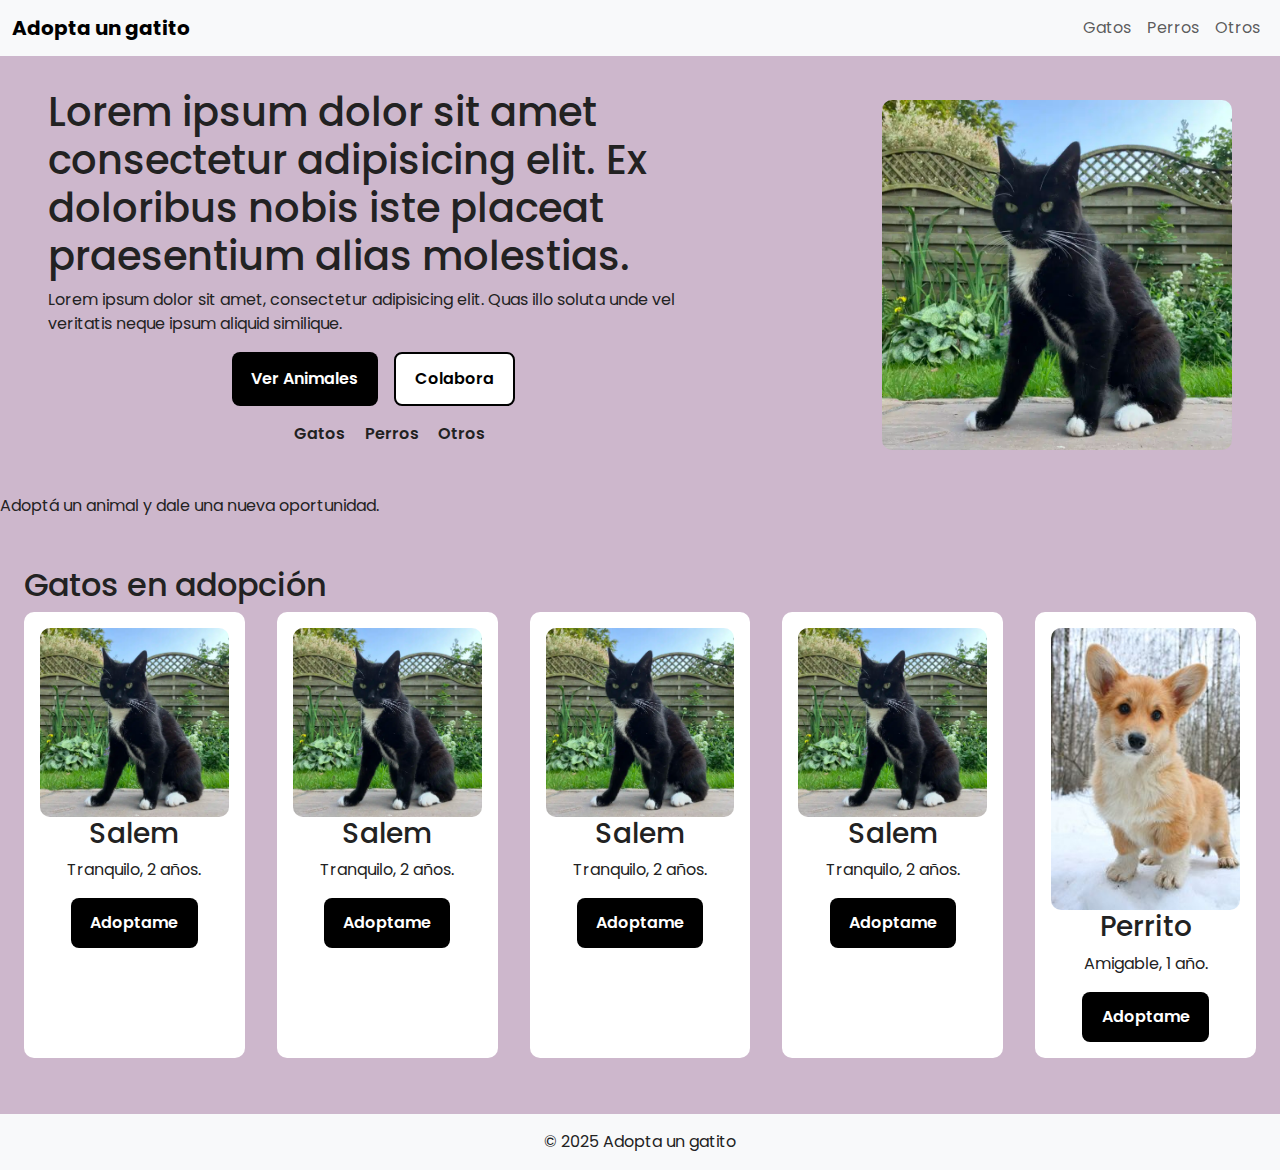
<file: index.html>
<!DOCTYPE html>
<html lang="es">
<head>
  <meta charset="UTF-8">
  <meta name="viewport" content="width=device-width, initial-scale=1.0">
  <title>Adopta un gatito</title>

  <!-- Google Fonts -->
  <link rel="preconnect" href="https://fonts.googleapis.com">
  <link rel="preconnect" href="https://fonts.gstatic.com" crossorigin>
  <link href="https://fonts.googleapis.com/css2?family=Poppins:wght@300;400;600;700&display=swap" rel="stylesheet">

  <!-- Bootstrap -->
  <link 
    href="https://cdn.jsdelivr.net/npm/bootstrap@5.3.3/dist/css/bootstrap.min.css" 
    rel="stylesheet"
  >

  <!-- Tu CSS -->
  <link rel="stylesheet" href="style.css">
</head>

<body>

<!-- ========== NAVBAR BOOTSTRAP ========== -->
<nav class="navbar navbar-expand-lg navbar-light bg-light">
  <div class="container-fluid">

    <a class="navbar-brand fw-bold" href="index.html">Adopta un gatito</a>

    <button class="navbar-toggler" type="button" 
      data-bs-toggle="collapse" data-bs-target="#navbarNav"
      aria-controls="navbarNav" aria-expanded="false" 
      aria-label="Toggle navigation">
      <span class="navbar-toggler-icon"></span>
    </button>

    <div class="collapse navbar-collapse" id="navbarNav">

      <ul class="navbar-nav ms-auto">

        <li class="nav-item">
          <a class="nav-link" href="gatos.html">Gatos</a>
        </li>

        <li class="nav-item">
          <a class="nav-link" href="perros.html">Perros</a>
        </li>

        <li class="nav-item">
          <a class="nav-link" href="otros.html">Otros</a>
        </li>

      </ul>

    </div>
  </div>
</nav>

<!-- ========== HEADER  ========== -->
<header>
  <div class="header-flex">

    <div class="header-texto">
      <h1>
        Lorem ipsum dolor sit amet consectetur adipisicing elit. 
        Ex doloribus nobis iste placeat praesentium alias molestias.
      </h1>

      <p>
        Lorem ipsum dolor sit amet, consectetur adipisicing elit. 
        Quas illo soluta unde vel veritatis neque ipsum aliquid similique.
      </p>

      <div class="botones-header">
        <button class="btn btn-principal">Ver Animales</button>
        <button class="btn btn-secundario">Colabora</button>
      </div>

      <ul class="categorias">
        <li><a href="gatos.html">Gatos</a></li>
        <li><a href="perros.html">Perros</a></li>
        <li><a href="otros.html">Otros</a></li>
      </ul>
    </div>

    <div class="header-imagen">
      <img src="IMG/breeds-127315-salem-british-shorthair-854x854.jpg.webp" alt="Gatito">
    </div>

  </div>
</header>

<!-- ========== CONTENIDO PRINCIPAL ========== -->
<main>

  <p>Adoptá un animal y dale una nueva oportunidad.</p>

  <section id="gatos">
    <h2>Gatos en adopción</h2>

    <div class="gatos-grid">

      <article class="card-gato">
        <img src="IMG/breeds-127315-salem-british-shorthair-854x854.jpg.webp" alt="Gato en adopción Salem">
        <h3>Salem</h3>
        <p>Tranquilo, 2 años.</p>
        <button class="btn btn-principal">Adoptame</button>
      </article>

      <article class="card-gato">
        <img src="IMG/breeds-127315-salem-british-shorthair-854x854.jpg.webp" alt="Gato en adopción Salem 2">
        <h3>Salem</h3>
        <p>Tranquilo, 2 años.</p>
        <button class="btn btn-principal">Adoptame</button>
      </article>

      <article class="card-gato">
        <img src="IMG/breeds-127315-salem-british-shorthair-854x854.jpg.webp" alt="Gato en adopción Salem 3">
        <h3>Salem</h3>
        <p>Tranquilo, 2 años.</p>
        <button class="btn btn-principal">Adoptame</button>
      </article>

      <article class="card-gato">
        <img src="IMG/breeds-127315-salem-british-shorthair-854x854.jpg.webp" alt="Gato en adopción Salem 4">
        <h3>Salem</h3>
        <p>Tranquilo, 2 años.</p>
        <button class="btn btn-principal">Adoptame</button>
      </article>

      <article class="card-gato">
        <img src="IMG/c6d64617e8f46709d712089d4854f392.jpg" alt="Perrito en adopción">
        <h3>Perrito</h3>
        <p>Amigable, 1 año.</p>
        <button class="btn btn-principal">Adoptame</button>
      </article>

    </div>
  </section>

</main>

<!-- ========== FOOTER BOOTSTRAP ========== -->
<footer class="bg-light text-center py-3 mt-4">
  <p class="mb-0">© 2025 Adopta un gatito</p>
</footer>

<!-- Bootstrap JS -->
<script 
  src="https://cdn.jsdelivr.net/npm/bootstrap@5.3.3/dist/js/bootstrap.bundle.min.js">
</script>

</body>
</html>
</file>
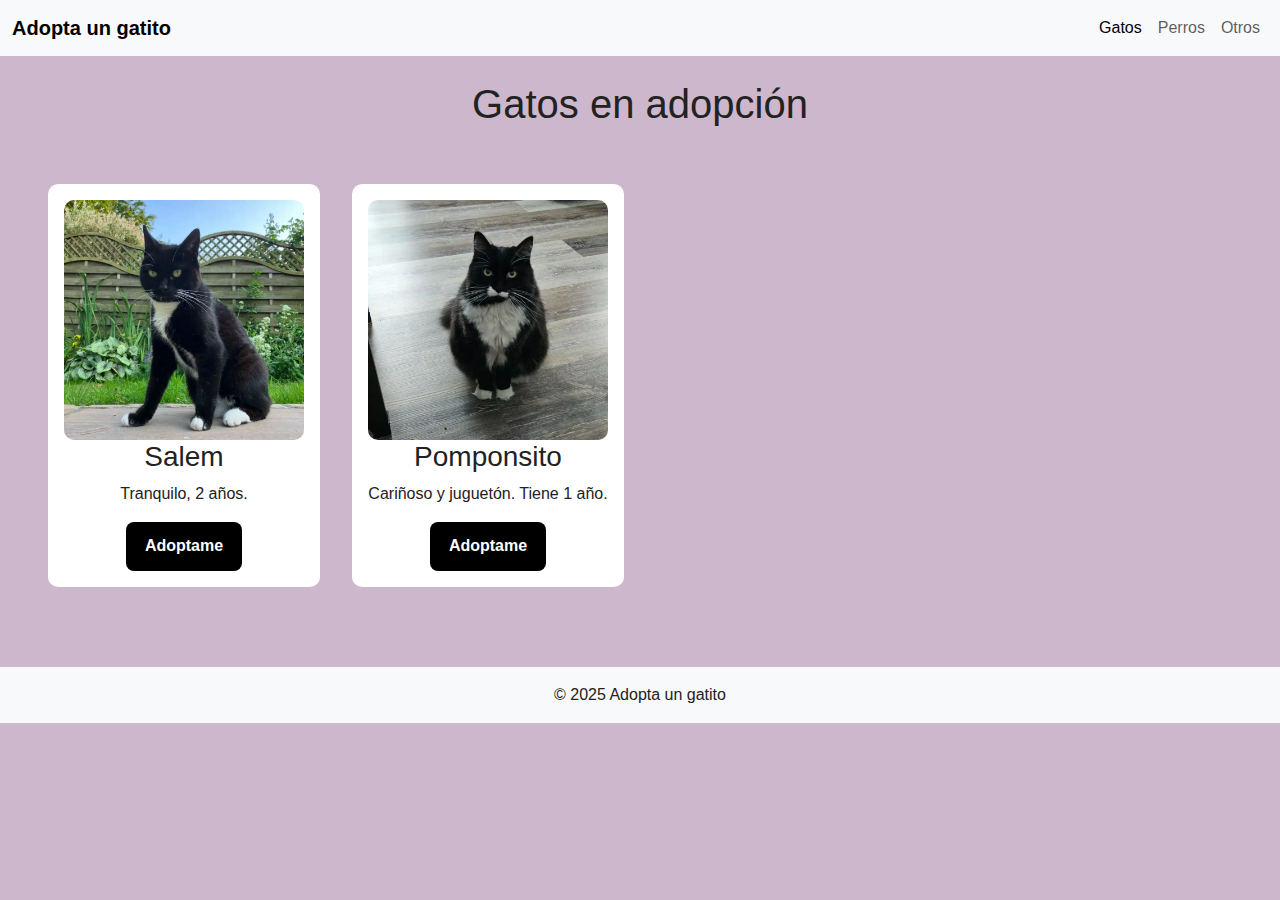
<file: gatos.html>
<!DOCTYPE html>
<html lang="es">
<head>
  <meta charset="UTF-8">
  <meta name="viewport" content="width=device-width, initial-scale=1.0">
  <title>Gatos en adopción - Adopta un gatito</title>

  <!-- Bootstrap -->
  <link 
    href="https://cdn.jsdelivr.net/npm/bootstrap@5.3.3/dist/css/bootstrap.min.css" 
    rel="stylesheet">

  <!-- CSS -->
  <link rel="stylesheet" href="style.css">
</head>

<body>

<!-- NAVBAR -->
<nav class="navbar navbar-expand-lg navbar-light bg-light">
  <div class="container-fluid">

    <a class="navbar-brand fw-bold" href="index.html">Adopta un gatito</a>

    <button class="navbar-toggler" type="button" data-bs-toggle="collapse"
      data-bs-target="#navbarNav" aria-controls="navbarNav" aria-expanded="false"
      aria-label="Toggle navigation">
      <span class="navbar-toggler-icon"></span>
    </button>

    <div class="collapse navbar-collapse" id="navbarNav">

      <ul class="navbar-nav ms-auto">

        <li class="nav-item">
          <a class="nav-link active" href="gatos.html">Gatos</a>
        </li>

        <li class="nav-item">
          <a class="nav-link" href="perros.html">Perros</a>
        </li>

        <li class="nav-item">
          <a class="nav-link" href="otros.html">Otros</a>
        </li>

      </ul>
    </div>

  </div>
</nav>

<!-- CONTENIDO -->
<main class="p-4">

  <h1 class="text-center mb-4">Gatos en adopción</h1>

  <section id="gatos">

    <div class="gatos-grid">

      <article class="card-gato">
        <img src="IMG/breeds-127315-salem-british-shorthair-854x854.jpg.webp" 
             alt="Gato negro llamado Salem">
        <h3>Salem</h3>
        <p>Tranquilo, 2 años.</p>
        <button class="btn btn-principal">Adoptame</button>
      </article>

      <article class="card-gato">
        <img src="IMG/breeds-134474-abby-no-breed-854x854.jpg.webp" 
             alt="Gato blanco esponjoso Pomponsito">
        <h3>Pomponsito</h3>
        <p>Cariñoso y juguetón. Tiene 1 año.</p>
        <button class="btn btn-principal">Adoptame</button>
      </article>

    </div>

  </section>

</main>

<!-- FOOTER -->
<footer class="bg-light text-center py-3 mt-4">
  <p class="mb-0">© 2025 Adopta un gatito</p>
</footer>

<script src="https://cdn.jsdelivr.net/npm/bootstrap@5.3.3/dist/js/bootstrap.bundle.min.js"></script>
</body>
</html>
</file>
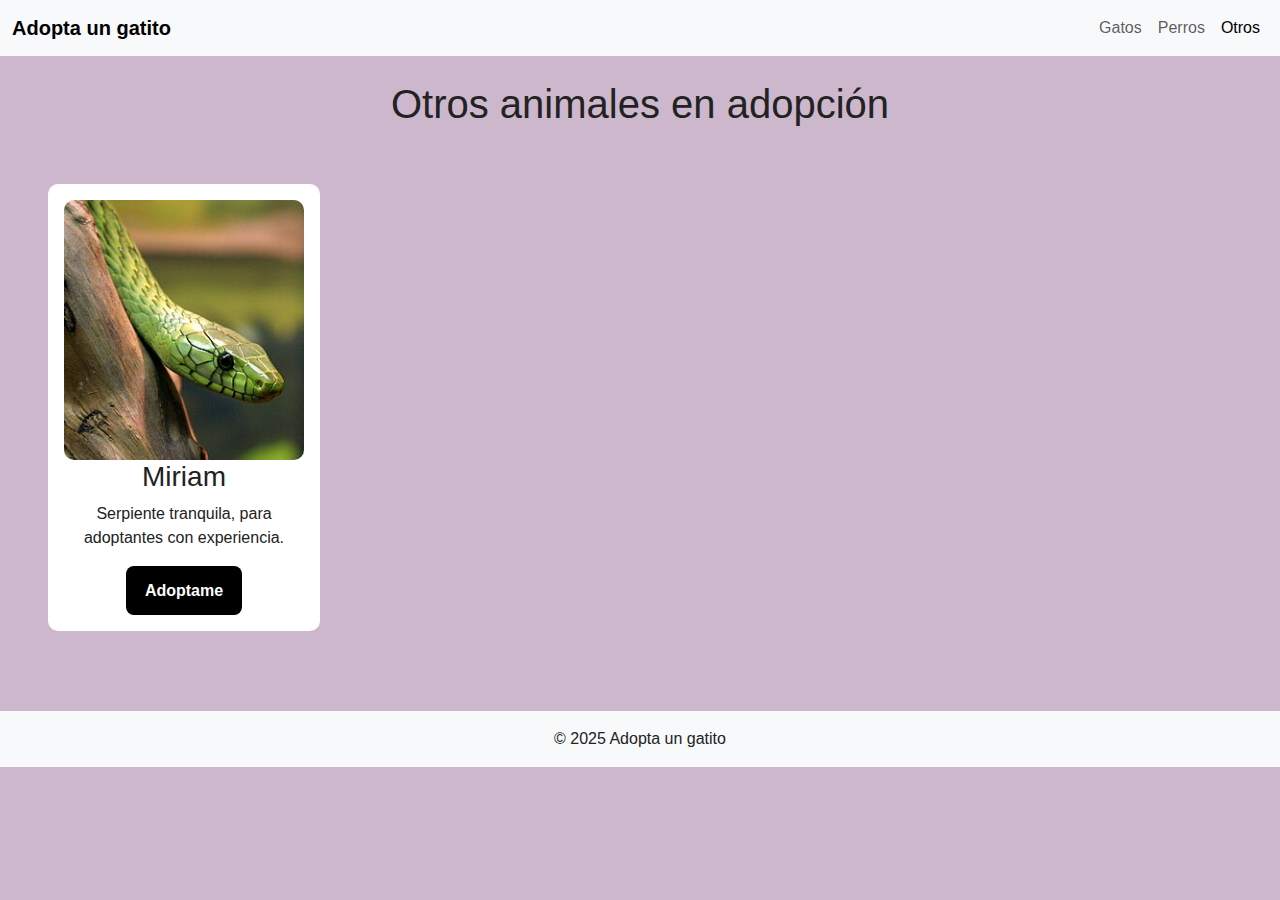
<file: otros.html>
<!DOCTYPE html>
<html lang="es">
<head>
  <meta charset="UTF-8">
  <meta name="viewport" content="width=device-width, initial-scale=1.0">
  <title>Otros animales - Adopta un gatito</title>

  <!-- Bootstrap -->
  <link 
    href="https://cdn.jsdelivr.net/npm/bootstrap@5.3.3/dist/css/bootstrap.min.css" 
    rel="stylesheet">

  <!-- CSS -->
  <link rel="stylesheet" href="style.css">
</head>

<body>

<!-- NAVBAR -->
<nav class="navbar navbar-expand-lg navbar-light bg-light">
  <div class="container-fluid">

    <a class="navbar-brand fw-bold" href="index.html">Adopta un gatito</a>

    <button class="navbar-toggler" type="button" data-bs-toggle="collapse"
      data-bs-target="#navbarNav" aria-controls="navbarNav" aria-expanded="false"
      aria-label="Toggle navigation">
      <span class="navbar-toggler-icon"></span>
    </button>

    <div class="collapse navbar-collapse" id="navbarNav">

      <ul class="navbar-nav ms-auto">

        <li class="nav-item">
          <a class="nav-link" href="gatos.html">Gatos</a>
        </li>

        <li class="nav-item">
          <a class="nav-link" href="perros.html">Perros</a>
        </li>

        <li class="nav-item">
          <a class="nav-link active" href="otros.html">Otros</a>
        </li>

      </ul>
    </div>

  </div>
</nav>

<!-- CONTENIDO -->
<main class="p-4">

  <h1 class="text-center mb-4">Otros animales en adopción</h1>

  <section id="gatos">

    <div class="gatos-grid">

      <article class="card-gato">
        <img src="IMG/Dendroaspis_viridisPCCA20051227-1885B.jpg" 
             alt="Serpiente verde llamada Miriam">
        <h3>Miriam</h3>
        <p>Serpiente tranquila, para adoptantes con experiencia.</p>
        <button class="btn btn-principal">Adoptame</button>
      </article>

    </div>

  </section>

</main>

<!-- FOOTER -->
<footer class="bg-light text-center py-3 mt-4">
  <p class="mb-0">© 2025 Adopta un gatito</p>
</footer>

<script src="https://cdn.jsdelivr.net/npm/bootstrap@5.3.3/dist/js/bootstrap.bundle.min.js"></script>
</body>
</html>
</file>
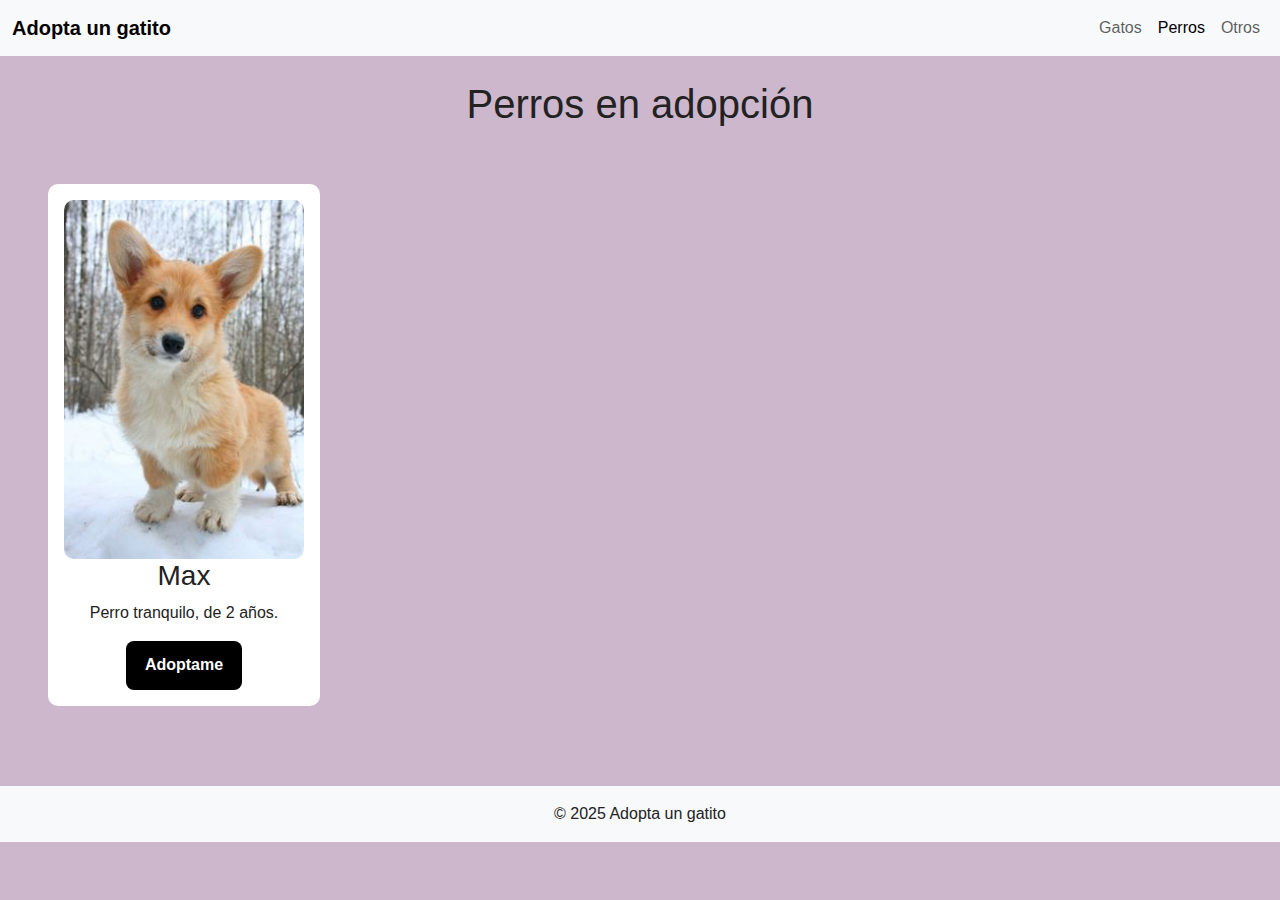
<file: perros.html>
<!DOCTYPE html>
<html lang="es">
<head>
  <meta charset="UTF-8">
  <meta name="viewport" content="width=device-width, initial-scale=1.0">
  <title>Perros en adopción - Adopta un gatito</title>

  <!-- Bootstrap -->
  <link 
    href="https://cdn.jsdelivr.net/npm/bootstrap@5.3.3/dist/css/bootstrap.min.css" 
    rel="stylesheet">

  <!-- CSS -->
  <link rel="stylesheet" href="style.css">
</head>

<body>

<!-- NAVBAR -->
<nav class="navbar navbar-expand-lg navbar-light bg-light">
  <div class="container-fluid">

    <a class="navbar-brand fw-bold" href="index.html">Adopta un gatito</a>

    <button class="navbar-toggler" type="button" data-bs-toggle="collapse"
      data-bs-target="#navbarNav" aria-controls="navbarNav" aria-expanded="false"
      aria-label="Toggle navigation">
      <span class="navbar-toggler-icon"></span>
    </button>

    <div class="collapse navbar-collapse" id="navbarNav">

      <ul class="navbar-nav ms-auto">

        <li class="nav-item">
          <a class="nav-link" href="gatos.html">Gatos</a>
        </li>

        <li class="nav-item">
          <a class="nav-link active" href="perros.html">Perros</a>
        </li>

        <li class="nav-item">
          <a class="nav-link" href="otros.html">Otros</a>
        </li>

      </ul>
    </div>

  </div>
</nav>

<!-- CONTENIDO -->
<main class="p-4">

  <h1 class="text-center mb-4">Perros en adopción</h1>

  <section id="gatos">
    <div class="gatos-grid">

      <article class="card-gato">
        <img src="IMG/c6d64617e8f46709d712089d4854f392.jpg" 
             alt="Perro mediano llamado Max">
        <h3>Max</h3>
        <p>Perro tranquilo, de 2 años.</p>
        <button class="btn btn-principal">Adoptame</button>
      </article>

    </div>
  </section>

</main>

<!-- FOOTER -->
<footer class="bg-light text-center py-3 mt-4">
  <p class="mb-0">© 2025 Adopta un gatito</p>
</footer>

<script src="https://cdn.jsdelivr.net/npm/bootstrap@5.3.3/dist/js/bootstrap.bundle.min.js"></script>
</body>
</html>
</file>
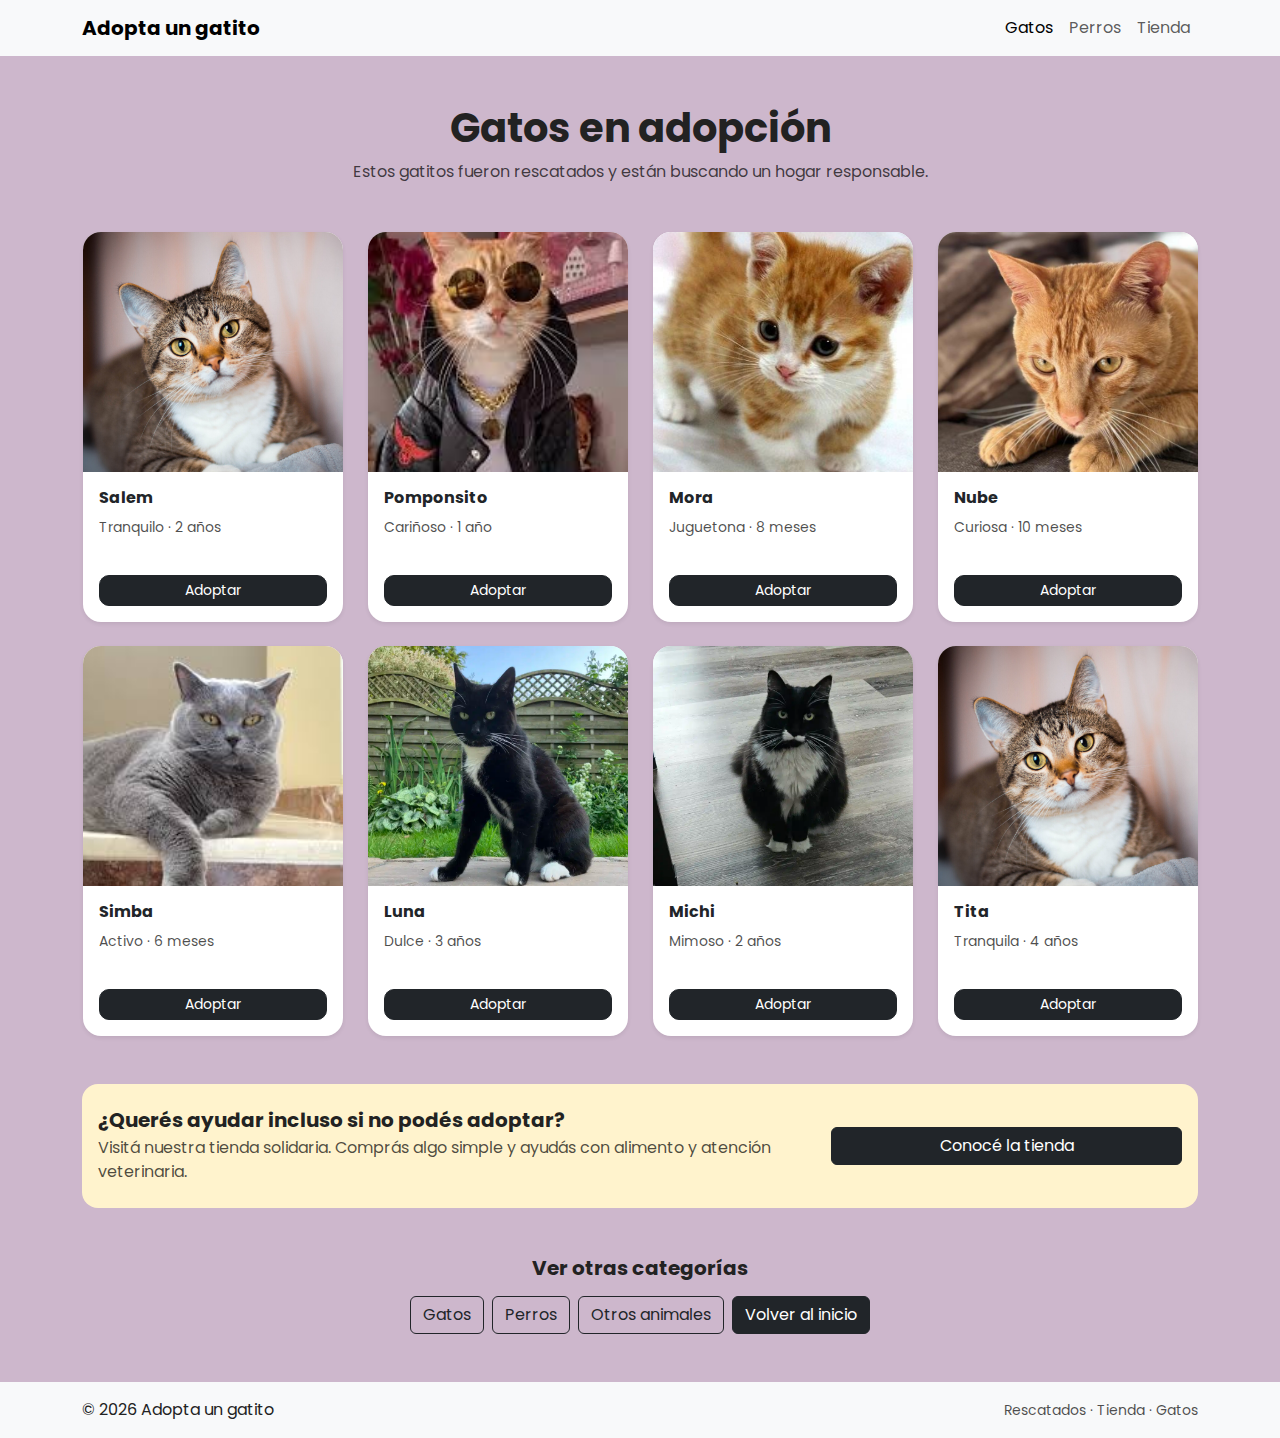
<file: pages/gatos.html>
<!DOCTYPE html>
<html lang="es">
<head>
  <meta charset="UTF-8" />
  <meta name="viewport" content="width=device-width, initial-scale=1.0" />
  <title>Gatos en adopción - Adopta un gatito</title>
  <!-- SEO -->
<meta name="description" content="Gatos rescatados en adopción. Conocé sus historias y encontrá un hogar responsable. También podés ayudar colaborando con nuestra tienda solidaria.">

  <!-- Google Fonts -->
  <link rel="preconnect" href="https://fonts.googleapis.com" />
  <link rel="preconnect" href="https://fonts.gstatic.com" crossorigin />
  <link href="https://fonts.googleapis.com/css2?family=Poppins:wght@300;400;600;700&display=swap" rel="stylesheet" />

  <!-- Bootstrap -->
  <link href="https://cdn.jsdelivr.net/npm/bootstrap@5.3.3/dist/css/bootstrap.min.css" rel="stylesheet" />

  <!-- Tu CSS -->
<link rel="stylesheet" href="../scss/style.css">

</head>

<body>

  <!-- NAVBAR -->
  <nav class="navbar navbar-expand-lg bg-light">
    <div class="container">
      <a class="navbar-brand fw-bold" href="../index.html">Adopta un gatito</a>

      <button class="navbar-toggler" type="button" data-bs-toggle="collapse" data-bs-target="#navbarNav"
        aria-controls="navbarNav" aria-expanded="false" aria-label="Toggle navigation">
        <span class="navbar-toggler-icon"></span>
      </button>

      <div class="collapse navbar-collapse" id="navbarNav">
        <ul class="navbar-nav ms-auto">
          <li class="nav-item"><a class="nav-link active" href="./gatos.html">Gatos</a></li>
          <li class="nav-item"><a class="nav-link" href="./perros.html">Perros</a></li>

          <li class="nav-item"><a class="nav-link" href="./tienda.html">Tienda</a></li>
        </ul>
      </div>
    </div>
  </nav>

  <!-- HEADER -->
  <header class="py-5">
    <div class="container text-center">
      <h1 class="fw-bold mb-2">Gatos en adopción</h1>
      <p class="text-secondary mb-0">
        Estos gatitos fueron rescatados y están buscando un hogar responsable.
      </p>
    </div>
  </header>

  <!-- GRID DE GATOS -->
  <main class="pb-5">
    <div class="container">

      <div class="row g-4">

        <!-- 1 -->
        <div class="col-12 col-sm-6 col-lg-3">
          <div class="card h-100 shadow-sm border-0">
            <img src="../img/gatocomuneuropeo-97.jpg" class="card-img-top" alt="Salem" />
            <div class="card-body">
              <h2 class="h6 fw-bold mb-1">Salem</h2>
              <p class="text-secondary small mb-3">Tranquilo · 2 años</p>
              <a class="btn btn-dark btn-sm w-100" href="#">Adoptar</a>
            </div>
          </div>
        </div>

        <!-- 2 -->
        <div class="col-12 col-sm-6 col-lg-3">
          <div class="card h-100 shadow-sm border-0">
            <img src="../img/gatogato.jpg" class="card-img-top" alt="Pomponsito" />
            <div class="card-body">
              <h2 class="h6 fw-bold mb-1">Pomponsito</h2>
              <p class="text-secondary small mb-3">Cariñoso · 1 año</p>
              <a class="btn btn-dark btn-sm w-100" href="#">Adoptar</a>
            </div>
          </div>
        </div>

        <!-- 3 -->
        <div class="col-12 col-sm-6 col-lg-3">
          <div class="card h-100 shadow-sm border-0">
            <img src="../img/496c9d566862735ef8b75caeb8042703.jpg" class="card-img-top" alt="Mora" />
            <div class="card-body">
              <h2 class="h6 fw-bold mb-1">Mora</h2>
              <p class="text-secondary small mb-3">Juguetona · 8 meses</p>
              <a class="btn btn-dark btn-sm w-100" href="#">Adoptar</a>
            </div>
          </div>
        </div>

        <!-- 4 -->
        <div class="col-12 col-sm-6 col-lg-3">
          <div class="card h-100 shadow-sm border-0">
            <img src="../img/4aa0daef-e0d4-4ffd-b233-adf99148177e_original-libre-aspect-ratio_default_0.jpg" class="card-img-top" alt="Nube" />
            <div class="card-body">
              <h2 class="h6 fw-bold mb-1">Nube</h2>
              <p class="text-secondary small mb-3">Curiosa · 10 meses</p>
              <a class="btn btn-dark btn-sm w-100" href="#">Adoptar</a>
            </div>
          </div>
        </div>

        <!-- 5 -->
        <div class="col-12 col-sm-6 col-lg-3">
          <div class="card h-100 shadow-sm border-0">
            <img src="../img/gatoooo.jpg" class="card-img-top" alt="Simba" />
            <div class="card-body">
              <h2 class="h6 fw-bold mb-1">Simba</h2>
              <p class="text-secondary small mb-3">Activo · 6 meses</p>
              <a class="btn btn-dark btn-sm w-100" href="#">Adoptar</a>
            </div>
          </div>
        </div>

        <!-- 6 -->
        <div class="col-12 col-sm-6 col-lg-3">
          <div class="card h-100 shadow-sm border-0">
            <img src="../img/breeds-127315-salem-british-shorthair-854x854.jpg.webp" class="card-img-top" alt="Luna" />
            <div class="card-body">
              <h2 class="h6 fw-bold mb-1">Luna</h2>
              <p class="text-secondary small mb-3">Dulce · 3 años</p>
              <a class="btn btn-dark btn-sm w-100" href="#">Adoptar</a>
            </div>
          </div>
        </div>

        <!-- 7 -->
        <div class="col-12 col-sm-6 col-lg-3">
          <div class="card h-100 shadow-sm border-0">
            <img src="../img/breeds-134474-abby-no-breed-854x854.jpg.webp" class="card-img-top" alt="Michi" />
            <div class="card-body">
              <h2 class="h6 fw-bold mb-1">Michi</h2>
              <p class="text-secondary small mb-3">Mimoso · 2 años</p>
              <a class="btn btn-dark btn-sm w-100" href="#">Adoptar</a>
            </div>
          </div>
        </div>

        <!-- 8 -->
        <div class="col-12 col-sm-6 col-lg-3">
          <div class="card h-100 shadow-sm border-0">
            <img src="../img/gatocomuneuropeo-97.jpg" class="card-img-top" alt="Tita" />
            <div class="card-body">
              <h2 class="h6 fw-bold mb-1">Tita</h2>
              <p class="text-secondary small mb-3">Tranquila · 4 años</p>
              <a class="btn btn-dark btn-sm w-100" href="#">Adoptar</a>
            </div>
          </div>
        </div>

      </div>

      <!-- BANNER  -->
      <section class="mt-5 py-4 rounded-4" style="background:#fff3cd;">
        <div class="row align-items-center g-3 px-3">
          <div class="col-12 col-lg-8">
            <h2 class="h5 fw-bold mb-1">¿Querés ayudar incluso si no podés adoptar?</h2>
            <p class="mb-0 text-secondary">
              Visitá nuestra tienda solidaria. Comprás algo simple y ayudás con alimento y atención veterinaria.
            </p>
          </div>
          <div class="col-12 col-lg-4 text-lg-end">
            <a class="btn btn-dark w-100 w-lg-auto" href="./tienda.html">Conocé la tienda</a>
          </div>
        </div>
      </section>

      <!-- BOTONES OTRAS CATEGORÍAS -->
      <section class="text-center mt-5">
        <h2 class="h5 fw-bold mb-3">Ver otras categorías</h2>

        <div class="d-flex justify-content-center gap-2 flex-wrap">
          <a class="btn btn-outline-dark" href="./gatos.html">Gatos</a>
          <a class="btn btn-outline-dark" href="./perros.html">Perros</a>
          <a class="btn btn-outline-dark" href="./otros.html">Otros animales</a>
          <a class="btn btn-dark" href="../index.html">Volver al inicio</a>
        </div>
      </section>

    </div>
  </main>

  <!-- FOOTER -->
  <footer class="bg-light py-3">
    <div class="container d-flex flex-column flex-md-row justify-content-between align-items-center gap-2">
      <p class="mb-0">© 2026 Adopta un gatito</p>
      <p class="mb-0 text-secondary small">Rescatados · Tienda · Gatos</p>
    </div>
  </footer>

  <!-- Bootstrap  -->
  <script src="https://cdn.jsdelivr.net/npm/bootstrap@5.3.3/dist/js/bootstrap.bundle.min.js"></script>
</body>
</html>
</file>
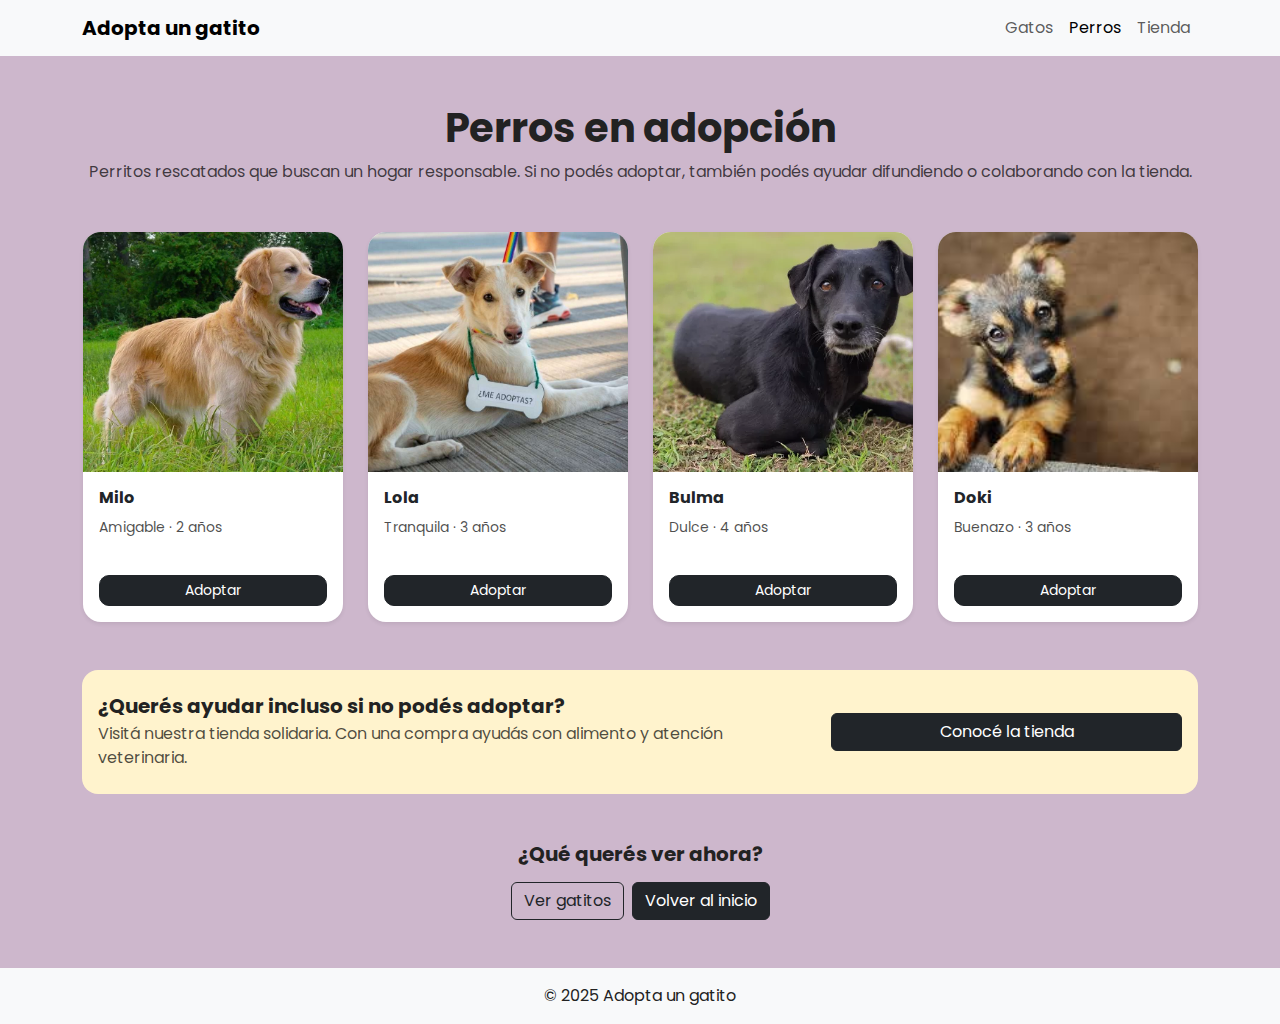
<file: pages/perros.html>
<!DOCTYPE html>
<html lang="es">
<head>
  <meta charset="UTF-8" />
  <meta name="viewport" content="width=device-width, initial-scale=1.0" />
  <title>Perros en adopción - Adopta un gatito</title>

  <!-- SEO -->
  <meta name="description" content="Conocé perritos rescatados en adopción. Adopción responsable y posibilidad de colaborar con nuestra tienda solidaria.">

  <!-- Google Fonts -->
  <link rel="preconnect" href="https://fonts.googleapis.com" />
  <link rel="preconnect" href="https://fonts.gstatic.com" crossorigin />
  <link href="https://fonts.googleapis.com/css2?family=Poppins:wght@300;400;600;700&display=swap" rel="stylesheet" />

  <!-- Bootstrap -->
  <link href="https://cdn.jsdelivr.net/npm/bootstrap@5.3.3/dist/css/bootstrap.min.css" rel="stylesheet" />

  <!-- Tu CSS -->
<link rel="stylesheet" href="../scss/style.css">

</head>

<body>

  <!-- NAVBAR -->
  <nav class="navbar navbar-expand-lg bg-light">
    <div class="container">
      <a class="navbar-brand fw-bold" href="../index.html">Adopta un gatito</a>

      <button class="navbar-toggler" type="button" data-bs-toggle="collapse" data-bs-target="#navbarNav"
        aria-controls="navbarNav" aria-expanded="false" aria-label="Toggle navigation">
        <span class="navbar-toggler-icon"></span>
      </button>

      <div class="collapse navbar-collapse" id="navbarNav">
        <ul class="navbar-nav ms-auto">
          <li class="nav-item"><a class="nav-link" href="./gatos.html">Gatos</a></li>
          <li class="nav-item"><a class="nav-link active" href="./perros.html">Perros</a></li>
          <li class="nav-item"><a class="nav-link" href="./tienda.html">Tienda</a></li>
        </ul>
      </div>
    </div>
  </nav>

  <!-- HEADER -->
  <header class="py-5">
    <div class="container text-center">
      <h1 class="fw-bold mb-2">Perros en adopción</h1>
      <p class="text-secondary mb-0">
        Perritos rescatados que buscan un hogar responsable. Si no podés adoptar, también podés ayudar difundiendo o colaborando con la tienda.
      </p>
    </div>
  </header>

  <!-- MAIN -->
  <main class="pb-5">
    <div class="container">

      <!-- GRID DE PERROS -->
      <section aria-label="Perritos disponibles para adopción">
        <div class="row g-4">

          <!-- Milo -->
          <div class="col-12 col-sm-6 col-lg-3">
            <article class="card h-100 shadow-sm border-0">
              <img src="../img/golden-retriever.webp" class="card-img-top" alt="Milo, perrito amigable en adopción" />
              <div class="card-body">
                <h2 class="h6 fw-bold mb-1">Milo</h2>
                <p class="text-secondary small mb-3">Amigable · 2 años</p>
                <a class="btn btn-dark btn-sm w-100" href="#">Adoptar</a>
              </div>
            </article>
          </div>

          <!-- Lola -->
          <div class="col-12 col-sm-6 col-lg-3">
            <article class="card h-100 shadow-sm border-0">
              <img src="../img/adopcion-1024x682.jpg" class="card-img-top" alt="Lola, perrita tranquila en adopción" />
              <div class="card-body">
                <h2 class="h6 fw-bold mb-1">Lola</h2>
                <p class="text-secondary small mb-3">Tranquila · 3 años</p>
                <a class="btn btn-dark btn-sm w-100" href="#">Adoptar</a>
              </div>
            </article>
          </div>

          <!-- Bulma -->
          <div class="col-12 col-sm-6 col-lg-3">
            <article class="card h-100 shadow-sm border-0">
              <img src="../img/Corralitos Bulma.png.webp" class="card-img-top" alt="Bulma, perrita dulce en adopción" />
              <div class="card-body">
                <h2 class="h6 fw-bold mb-1">Bulma</h2>
                <p class="text-secondary small mb-3">Dulce · 4 años</p>
                <a class="btn btn-dark btn-sm w-100" href="#">Adoptar</a>
              </div>
            </article>
          </div>

          <!-- Doki -->
          <div class="col-12 col-sm-6 col-lg-3">
            <article class="card h-100 shadow-sm border-0">
              <img src="../img/perro de la calle.jpg" class="card-img-top" alt="Doki, perrito buenazo en adopción" />
              <div class="card-body">
                <h2 class="h6 fw-bold mb-1">Doki</h2>
                <p class="text-secondary small mb-3">Buenazo · 3 años</p>
                <a class="btn btn-dark btn-sm w-100" href="#">Adoptar</a>
              </div>
            </article>
          </div>

        </div>
      </section>

      <!-- BANNER TIENDA -->
      <section class="mt-5 py-4 rounded-4" style="background:#fff3cd;">
        <div class="row align-items-center g-3 px-3">
          <div class="col-12 col-lg-8">
            <h2 class="h5 fw-bold mb-1">¿Querés ayudar incluso si no podés adoptar?</h2>
            <p class="mb-0 text-secondary">
              Visitá nuestra tienda solidaria. Con una compra ayudás con alimento y atención veterinaria.
            </p>
          </div>
          <div class="col-12 col-lg-4 text-lg-end">
            <a class="btn btn-dark w-100 w-lg-auto" href="./tienda.html">Conocé la tienda</a>
          </div>
        </div>
      </section>

      <!-- BOTONES FINAL -->
      <section class="text-center mt-5">
        <h2 class="h5 fw-bold mb-3">¿Qué querés ver ahora?</h2>
        <div class="d-flex justify-content-center gap-2 flex-wrap">
          <a class="btn btn-outline-dark" href="./gatos.html">Ver gatitos</a>
          <a class="btn btn-dark" href="../index.html">Volver al inicio</a>
        </div>
      </section>

    </div>
  </main>

  <!-- FOOTER -->
  <footer class="bg-light text-center py-3">
    <p class="mb-0">© 2025 Adopta un gatito</p>
  </footer>

  <!-- Bootstrap JS -->
  <script src="https://cdn.jsdelivr.net/npm/bootstrap@5.3.3/dist/js/bootstrap.bundle.min.js"></script>
</body>
</html>
</file>
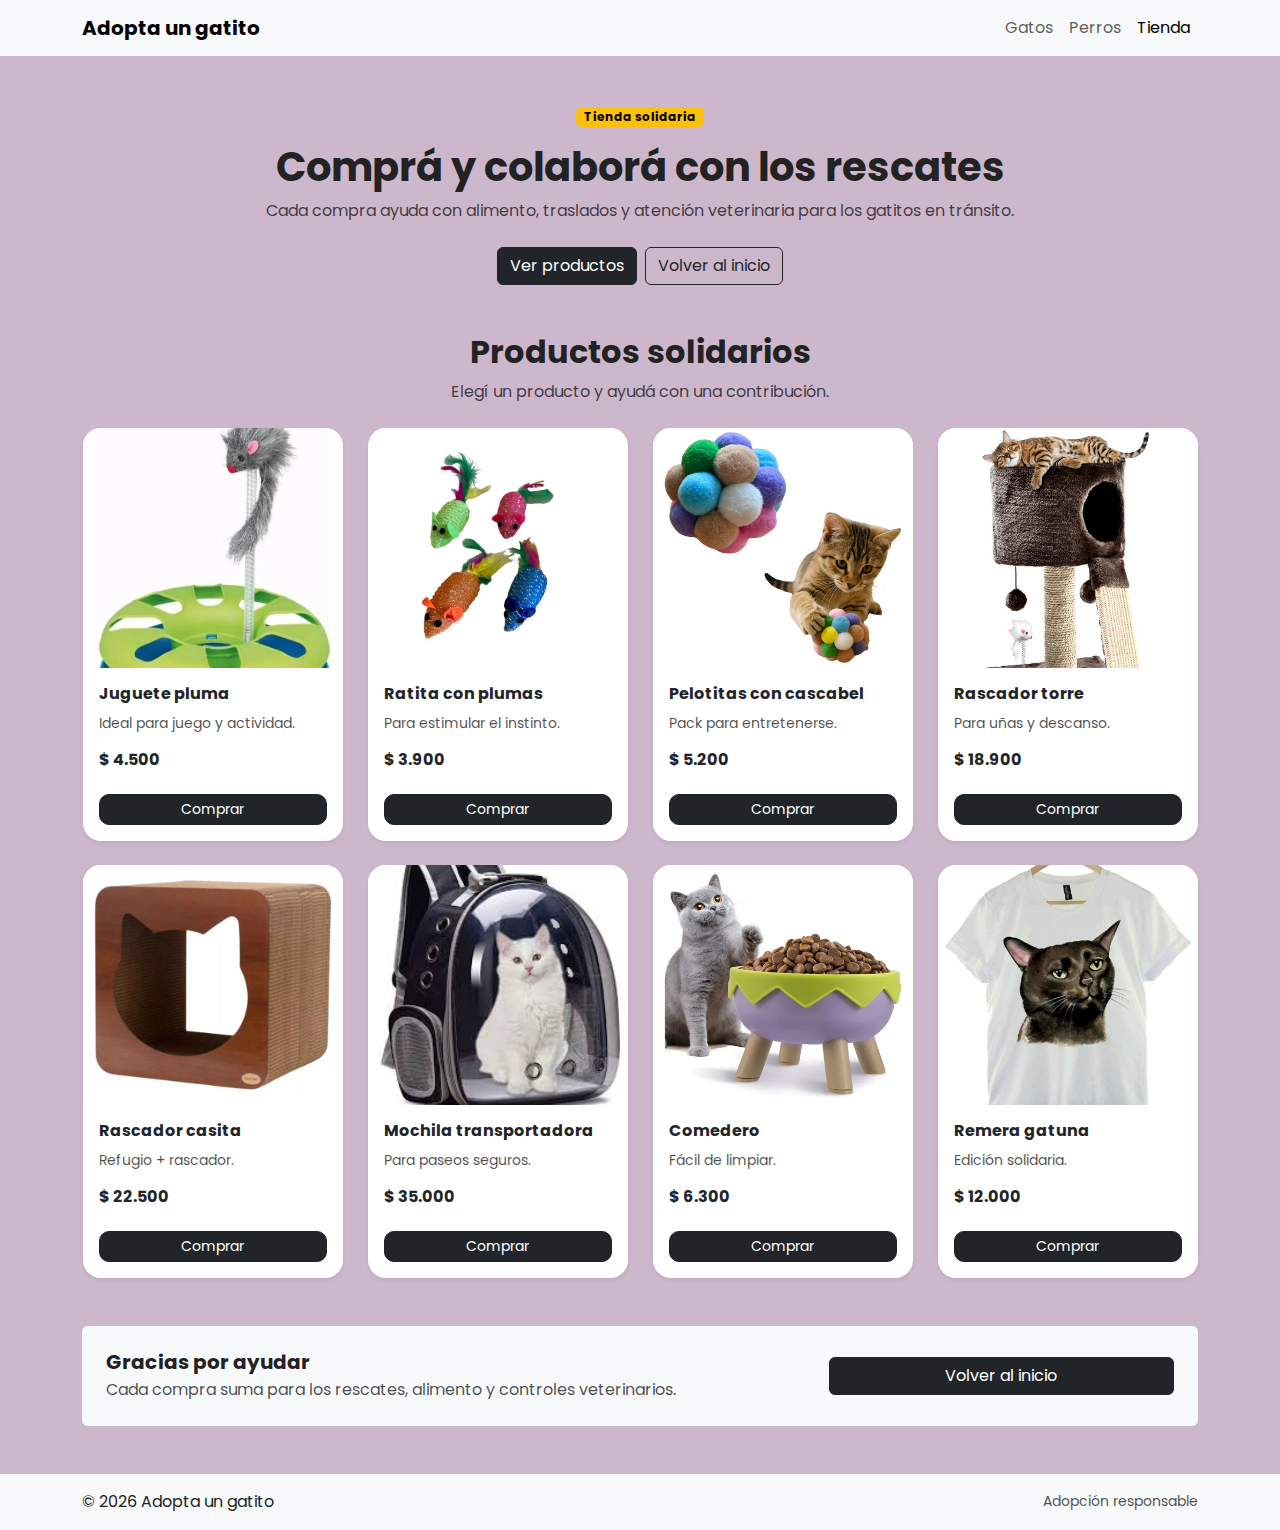
<file: pages/tienda.html>
<!DOCTYPE html>
<html lang="es">
<head>
  <meta charset="UTF-8" />
  <meta name="viewport" content="width=device-width, initial-scale=1.0" />
  <title>Tienda solidaria - Adopta un gatito</title>

  <link rel="preconnect" href="https://fonts.googleapis.com" />
  <link rel="preconnect" href="https://fonts.gstatic.com" crossorigin />
  <link href="https://fonts.googleapis.com/css2?family=Poppins:wght@300;400;600;700&display=swap" rel="stylesheet" />

  <!-- SEO -->
  <meta name="description" content="Tienda solidaria: comprá productos y ayudá con rescates, alimento y atención veterinaria para animales en tránsito. Cada compra suma.">

  <!-- Bootstrap -->
  <link href="https://cdn.jsdelivr.net/npm/bootstrap@5.3.3/dist/css/bootstrap.min.css" rel="stylesheet">

  <!-- Tu CSS -->
  <link rel="stylesheet" href="../scss/style.css">
</head>

<body>

  <!-- NAVBAR -->
  <nav class="navbar navbar-expand-lg navbar-light bg-light">
    <div class="container">
      <a class="navbar-brand fw-bold" href="../index.html">Adopta un gatito</a>

      <button class="navbar-toggler" type="button" data-bs-toggle="collapse"
        data-bs-target="#navbarNav" aria-controls="navbarNav" aria-expanded="false"
        aria-label="Toggle navigation">
        <span class="navbar-toggler-icon"></span>
      </button>

      <div class="collapse navbar-collapse" id="navbarNav">
        <ul class="navbar-nav ms-auto">
          <li class="nav-item">
            <a class="nav-link" href="gatos.html">Gatos</a>
          </li>
          <li class="nav-item">
            <a class="nav-link" href="perros.html">Perros</a>
          </li>
          <li class="nav-item">
            <a class="nav-link active" href="tienda.html">Tienda</a>
          </li>
        </ul>
      </div>

    </div>
  </nav>

  <!-- HEADER TIENDA -->
  <header class="py-5">
    <div class="container text-center">
      <p class="badge text-bg-warning mb-3">Tienda solidaria</p>

      <h1 class="fw-bold mb-2">Comprá y colaborá con los rescates</h1>

      <p class="text-secondary mb-4">
        Cada compra ayuda con alimento, traslados y atención veterinaria para los gatitos en tránsito.
      </p>

      <div class="d-flex gap-2 justify-content-center flex-wrap">
        <a class="btn btn-dark" href="#productos">Ver productos</a>
        <a class="btn btn-outline-dark" href="../index.html">Volver al inicio</a>
      </div>
    </div>
  </header>

  <!-- PRODUCTOS -->
  <main class="pb-5" id="productos">
    <div class="container">

      <div class="text-center mb-4">
        <h2 class="fw-bold mb-2">Productos solidarios</h2>
        <p class="text-secondary mb-0">Elegí un producto y ayudá con una contribución.</p>
      </div>

      <div class="row g-4">

        <!-- Producto 1 -->
        <div class="col-12 col-sm-6 col-lg-3">
          <article class="card h-100 shadow-sm border-0">
            <img src="../img/01-1612902132-63212910c9e7f.jpg" class="card-img-top" alt="Juguete pluma para gatos">
            <div class="card-body">
              <h2 class="h6 fw-bold mb-1">Juguete pluma</h2>
              <p class="text-secondary small mb-2">Ideal para juego y actividad.</p>
              <p class="fw-bold mb-3">$ 4.500</p>
              <a href="#" class="btn btn-dark btn-sm w-100">Comprar</a>
            </div>
          </article>
        </div>

        <!-- Producto 2 -->
        <div class="col-12 col-sm-6 col-lg-3">
          <article class="card h-100 shadow-sm border-0">
            <img src="../img/1021017-RATITA-PLUMA-2.png" class="card-img-top" alt="Ratita con plumas para gatos">
            <div class="card-body">
              <h2 class="h6 fw-bold mb-1">Ratita con plumas</h2>
              <p class="text-secondary small mb-2">Para estimular el instinto.</p>
              <p class="fw-bold mb-3">$ 3.900</p>
              <a href="#" class="btn btn-dark btn-sm w-100">Comprar</a>
            </div>
          </article>
        </div>

        <!-- Producto 3 -->
        <div class="col-12 col-sm-6 col-lg-3">
          <article class="card h-100 shadow-sm border-0">
            <img src="../img/D_891174-MLA90003926013_082025-O.jpg" class="card-img-top" alt="Pelotitas con cascabel para gatos">
            <div class="card-body">
              <h2 class="h6 fw-bold mb-1">Pelotitas con cascabel</h2>
              <p class="text-secondary small mb-2">Pack para entretenerse.</p>
              <p class="fw-bold mb-3">$ 5.200</p>
              <a href="#" class="btn btn-dark btn-sm w-100">Comprar</a>
            </div>
          </article>
        </div>

        <!-- Producto 4 -->
        <div class="col-12 col-sm-6 col-lg-3">
          <article class="card h-100 shadow-sm border-0">
            <img src="../img/D_977367-MLA91181283202_092025-O.jpg" class="card-img-top" alt="Rascador tipo torre para gatos">
            <div class="card-body">
              <h2 class="h6 fw-bold mb-1">Rascador torre</h2>
              <p class="text-secondary small mb-2">Para uñas y descanso.</p>
              <p class="fw-bold mb-3">$ 18.900</p>
              <a href="#" class="btn btn-dark btn-sm w-100">Comprar</a>
            </div>
          </article>
        </div>

        <!-- Producto 5 -->
        <div class="col-12 col-sm-6 col-lg-3">
          <article class="card h-100 shadow-sm border-0">
            <img src="../img/maru-rascador-casa-cara-de-gato.jpg" class="card-img-top" alt="Rascador casita para gatos">
            <div class="card-body">
              <h2 class="h6 fw-bold mb-1">Rascador casita</h2>
              <p class="text-secondary small mb-2">Refugio + rascador.</p>
              <p class="fw-bold mb-3">$ 22.500</p>
              <a href="#" class="btn btn-dark btn-sm w-100">Comprar</a>
            </div>
          </article>
        </div>

        <!-- Producto 6 -->
        <div class="col-12 col-sm-6 col-lg-3">
          <article class="card h-100 shadow-sm border-0">
            <img src="../img/mochilagato.jpg" class="card-img-top" alt="Mochila transportadora para gatos">
            <div class="card-body">
              <h2 class="h6 fw-bold mb-1">Mochila transportadora</h2>
              <p class="text-secondary small mb-2">Para paseos seguros.</p>
              <p class="fw-bold mb-3">$ 35.000</p>
              <a href="#" class="btn btn-dark btn-sm w-100">Comprar</a>
            </div>
          </article>
        </div>

        <!-- Producto 7 -->
        <div class="col-12 col-sm-6 col-lg-3">
          <article class="card h-100 shadow-sm border-0">
            <img src="../img/D_NQ_NP_613932-CBT103262997959_122025-O.webp" class="card-img-top" alt="Comedero para gatos">
            <div class="card-body">
              <h2 class="h6 fw-bold mb-1">Comedero</h2>
              <p class="text-secondary small mb-2">Fácil de limpiar.</p>
              <p class="fw-bold mb-3">$ 6.300</p>
              <a href="#" class="btn btn-dark btn-sm w-100">Comprar</a>
            </div>
          </article>
        </div>

        <!-- Producto 8 -->
        <div class="col-12 col-sm-6 col-lg-3">
          <article class="card h-100 shadow-sm border-0">
            <img src="../img/njhytnj1-bdaa720a905c9f9f4e16944997056368-480-0.webp" class="card-img-top" alt="Remera con diseño de gato">
            <div class="card-body">
              <h2 class="h6 fw-bold mb-1">Remera gatuna</h2>
              <p class="text-secondary small mb-2">Edición solidaria.</p>
              <p class="fw-bold mb-3">$ 12.000</p>
              <a href="#" class="btn btn-dark btn-sm w-100">Comprar</a>
            </div>
          </article>
        </div>

      </div>

      <!-- BLOQUE FINAL -->
      <section class="mt-5 p-4 bg-light rounded">
        <div class="row align-items-center g-3">
          <div class="col-12 col-md-8">
            <h2 class="h5 fw-bold mb-1">Gracias por ayudar</h2>
            <p class="text-secondary mb-0">
              Cada compra suma para los rescates, alimento y controles veterinarios.
            </p>
          </div>
          <div class="col-12 col-md-4 text-md-end">
            <a class="btn btn-dark w-100 w-md-auto" href="../index.html">Volver al inicio</a>
          </div>
        </div>
      </section>

    </div>
  </main>

  <!-- FOOTER -->
  <footer class="bg-light py-3">
    <div class="container d-flex flex-column flex-md-row justify-content-between align-items-center gap-2">
      <p class="mb-0">© 2026 Adopta un gatito</p>
      <p class="mb-0 text-secondary small">Adopción responsable</p>
    </div>
  </footer>

  <!-- Bootstrap JS -->
  <script src="https://cdn.jsdelivr.net/npm/bootstrap@5.3.3/dist/js/bootstrap.bundle.min.js"></script>

</body>
</html>
</file>
<file: style.css>
/* ============================================================
   VARIABLES GLOBALES
   ============================================================ */
:root {
  --violeta: #000000;
  --violeta-oscuro: #573b87;
  --amarillo: #ffcf33;
  --blanco: #ffffff;
  --texto: #222;
}

/* ============================================================
   RESET GENERAL
   ============================================================ */
* {
  margin: 0;
  padding: 0;
  box-sizing: border-box;
}

/* ============================================================
   BODY
   ============================================================ */
body {
  background: rgb(205,183,204);
  font-family: "Poppins", sans-serif;
  color: var(--texto);
  line-height: 1.5;
}

/* ============================================================
   MOBILE FIRST (ESTILOS PRINCIPALES)
   ============================================================ */

/* -------------------- HEADER -------------------- */

header {
  padding: 2rem 1.5rem;
}

.header-flex {
  display: flex;
  flex-direction: column;    /* MOBILE FIRST */
  align-items: center;
  text-align: center;
  gap: 1.5rem;
}

.header-texto {
  width: 100%;
}

/* Imagen del header */
.header-imagen img {
  width: 90%;                /* MOBILE: controla el ancho */
  max-width: 320px;          /* no permite que explote */
  border-radius: 10px;
  object-fit: cover;
}

/* -------------------- BOTONES -------------------- */

.botones-header {
  display: flex;
  gap: 1rem;
  justify-content: center;
  margin: 1rem 0;
}

.btn {
  padding: 0.8rem 1.2rem;
  font-size: 1rem;
  font-weight: 600;
  border-radius: 0.5rem;
  cursor: pointer;
  border: none;
  transition: 0.3s ease;
}

.btn-principal {
  background: var(--violeta);
  color: var(--blanco);
}
.btn-principal:hover {
  background: var(--violeta-oscuro);
}

.btn-secundario {
  background: var(--blanco);
  color: var(--violeta);
  border: 2px solid var(--violeta);
}
.btn-secundario:hover {
  background: var(--amarillo);
  color: #000;
}

/* -------------------- LINKS DE CATEGORÍAS -------------------- */

.categorias {
  display: flex;
  gap: 1.2rem;
  justify-content: center;
  list-style: none;
  margin-top: 1rem;
}

.categorias li a {
  color: var(--texto);
  text-decoration: none;
  font-weight: 600;
}

/* -------------------- SECCIÓN GATOS (Y REUTILIZABLE) -------------------- */

#gatos {
  padding: 2rem 1.5rem;
}

.gatos-grid {
  display: grid;                      /* MOBILE FIRST */
  grid-template-columns: 1fr;         /* 1 columna en mobile */
  gap: 1.5rem;
}

.card-gato {
  background: #fff;
  padding: 1rem;
  border-radius: 10px;
  text-align: center;
  width: 100%;
}

.card-gato img {
  width: 100%;
  border-radius: 10px;
  object-fit: cover;
}

/* ============================================================
   RESPONSIVE → TABLET (>=768px)
   ============================================================ */
@media (min-width: 768px) {

  header {
    padding: 2rem 3rem;
  }

  .header-flex {
    flex-direction: row;  
    text-align: left;
    justify-content: space-between;
  }

  .header-texto {
    width: 60%;
  }

  .header-imagen img {
    width: 320px;
    max-width: 100%;
  }

  /* GRID EN TABLET */
  .gatos-grid {
    grid-template-columns: repeat(2, 1fr);
    gap: 2rem;
  }
}

/* ============================================================
   RESPONSIVE → DESKTOP (>=1024px)
   ============================================================ */
@media (min-width: 1024px) {

  .header-texto {
    width: 55%;
  }

  .header-imagen img {
    width: 350px;
  }

  /* GRID PROFESIONAL PARA ESCRITORIO */
  .gatos-grid {
    grid-template-columns: repeat(auto-fill, minmax(220px, 1fr));
    gap: 2rem;
  }
}
</file>
<file: scss/style.css>
/* Variables */
/* botones oscuros */
/* Mixins  */
* {
  margin: 0;
  padding: 0;
  box-sizing: border-box;
}

html, body {
  overflow-x: hidden;
}

body {
  font-family: "Poppins", system-ui, -apple-system, Segoe UI, Roboto, Arial, sans-serif;
  background: rgb(205, 183, 204);
  color: #222;
  line-height: 1.5;
}

/* ======================
   FIX FINAL - CARDS PAREJAS
   ====================== */
/* todas las cards iguales y prolijas */
.card {
  border-radius: 18px;
  overflow: hidden;
  height: 100%;
  max-width: 260px;
  margin-left: auto;
  margin-right: auto;
}

/* imagen  */
.card .card-img-top {
  width: 100%;
  height: 260px;
  -o-object-fit: cover;
     object-fit: cover;
  -o-object-position: center;
     object-position: center;
  display: block;
}

/* body  */
.card .card-body {
  display: flex;
  flex-direction: column;
  gap: 6px;
  padding: 16px;
  min-height: 150px;
}

.card .card-body .btn {
  margin-top: auto;
  border-radius: 10px;
}

/* responsive: */
@media (min-width: 992px) {
  .card .card-img-top {
    height: 240px;
  }
}
.text-secondary {
  color: rgba(0, 0, 0, 0.7) !important;
}

/* PREVIEW TIENDA (HOME) */
.shop-preview {
  background: rgba(255, 255, 255, 0.35);
  border: 1px solid rgba(0, 0, 0, 0.06);
  box-shadow: 0 12px 28px rgba(0, 0, 0, 0.08);
  -webkit-backdrop-filter: blur(6px);
          backdrop-filter: blur(6px);
}/*# sourceMappingURL=style.css.map */
</file>
